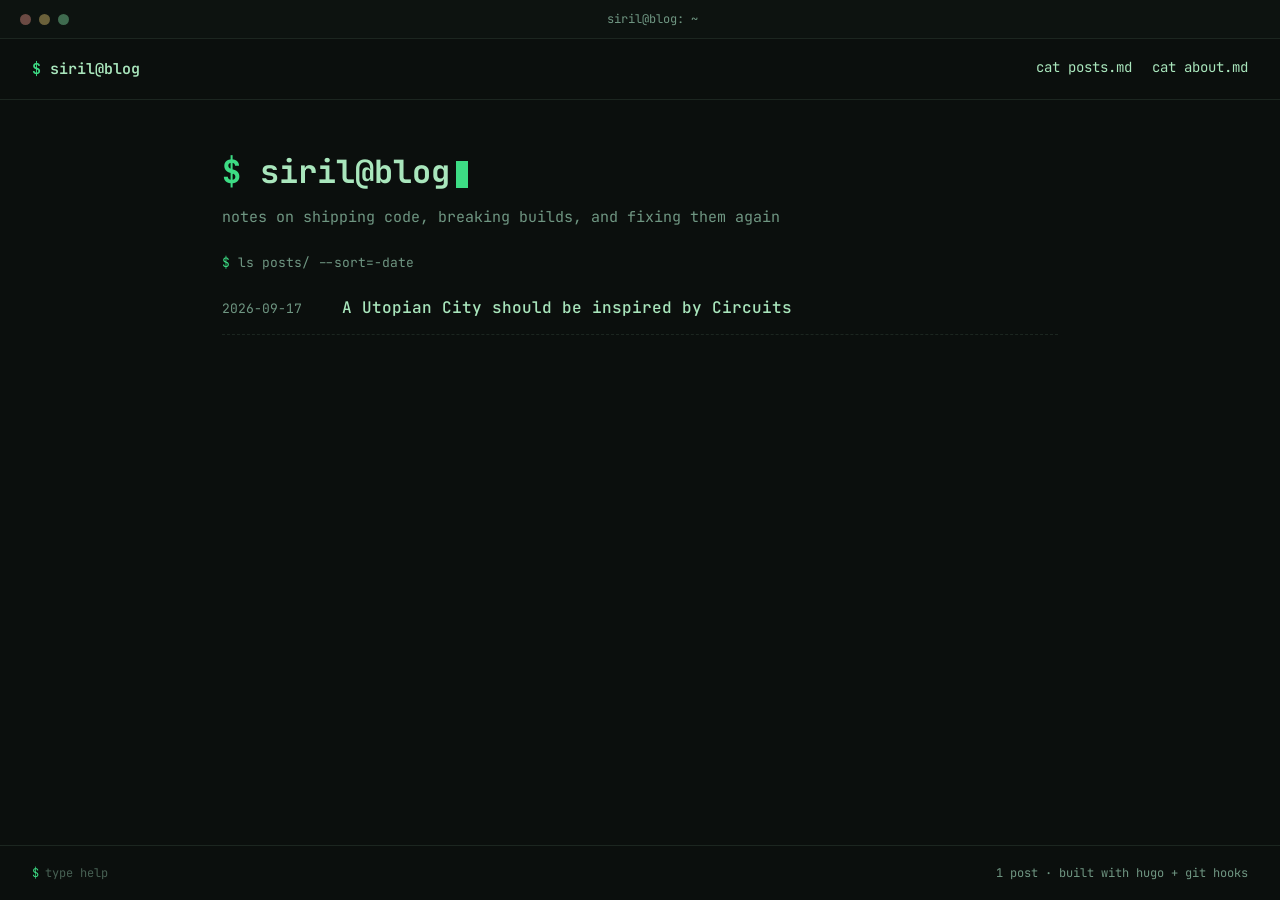
<file: index.html>
<!doctype html><html lang=en-us><head><meta name=generator content="Hugo 0.123.7"><meta charset=utf-8><meta name=viewport content="width=device-width,initial-scale=1"><title>Siril Blogs</title>
<link rel=icon href=/favicon.svg type=image/svg+xml><link rel=alternate type=application/rss+xml href=https://sirilcodes.github.io/rss.xml title="Siril Blogs"><link rel=preconnect href=https://fonts.googleapis.com><link rel=preconnect href=https://fonts.gstatic.com crossorigin><link href="https://fonts.googleapis.com/css2?family=JetBrains+Mono:wght@400;500;600;700;800&display=swap" rel=stylesheet><link rel=stylesheet href=https://sirilcodes.github.io/css/style.css></head><body><div class=term-window><div class=chrome-bar><span class="dot dot-1"></span>
<span class="dot dot-2"></span>
<span class="dot dot-3"></span>
<span class=chrome-title>siril@blog: ~</span></div><div class=nav-bar><a class=brand href=https://sirilcodes.github.io/><span class=accent>$</span> siril@blog</a><nav class=nav-links><a href=https://sirilcodes.github.io/>cat posts.md</a>
<a href=https://sirilcodes.github.io/about/>cat about.md</a></nav></div><main class=main><section class=hero><h1 class=hero-title><span class=accent>$</span> siril@blog<span class=cursor aria-hidden=true></span></h1><p class=hero-tagline>notes on shipping code, breaking builds, and fixing them again</p></section><section class=post-list-wrap><div class=list-prompt><span class=accent>$</span> ls posts/ --sort=-date</div><div class=post-list><a class=post-row href=/posts/a-utopian-city-should-be-inspired-by-circuits/><span class=post-date>2026-09-17</span>
<span class=post-title>A Utopian City should be inspired by Circuits</span>
<span class=post-tags></span></a></div></section></main><footer class=site-footer><div id=term-output class=term-output hidden></div><div class=term-row><form id=term-form class=term-form autocomplete=off><span class=accent>$</span>
<input id=term-input class=term-input type=text spellcheck=false autocomplete=off autocapitalize=off aria-label="shell input" placeholder="type help"></form><span class=term-meta>1 post &#183; built with hugo + git hooks</span></div></footer><script>window.__SITE__={author:"siril",postsIndexURL:"https://sirilcodes.github.io/index.json",aboutURL:"https://sirilcodes.github.io/about/",homeURL:"https://sirilcodes.github.io/"}</script><script src=https://sirilcodes.github.io/js/terminal.js defer></script></div></body></html>
</file>
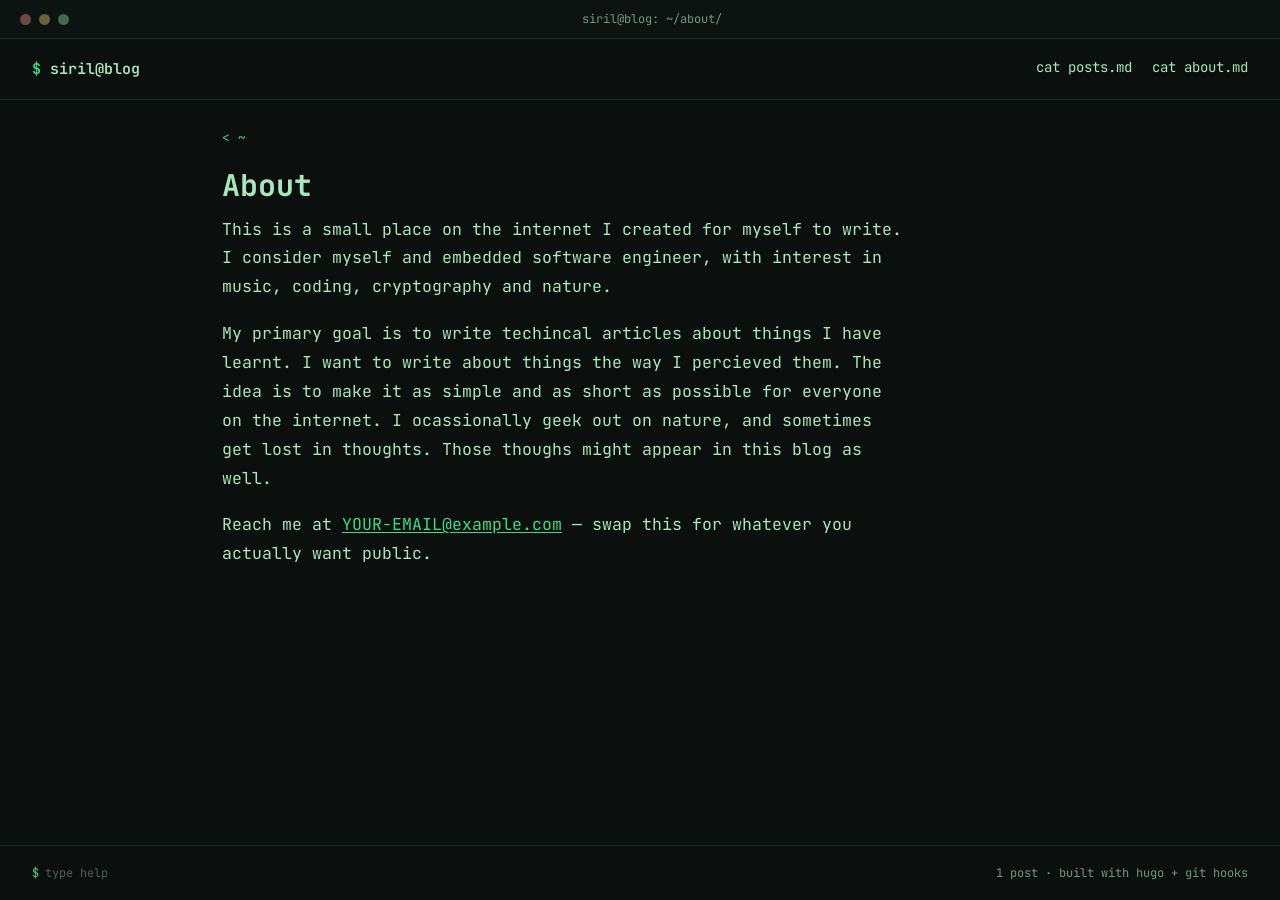
<file: about/index.html>
<!doctype html><html lang=en-us><head><meta charset=utf-8><meta name=viewport content="width=device-width,initial-scale=1"><title>About · Siril Blogs</title>
<meta name=description content="This is a small place on the internet I created for myself to write. I consider myself and embedded software engineer, with interest in music, coding, cryptography and nature.
My primary goal is to write techincal articles about things I have learnt. I want to write about things the way I percieved them. The idea is to make it as simple and as short as possible for everyone on the internet."><link rel=icon href=/favicon.svg type=image/svg+xml><link rel=alternate type=application/rss+xml href=https://sirilcodes.github.io/rss.xml title="Siril Blogs"><link rel=preconnect href=https://fonts.googleapis.com><link rel=preconnect href=https://fonts.gstatic.com crossorigin><link href="https://fonts.googleapis.com/css2?family=JetBrains+Mono:wght@400;500;600;700;800&display=swap" rel=stylesheet><link rel=stylesheet href=https://sirilcodes.github.io/css/style.css></head><body><div class=term-window><div class=chrome-bar><span class="dot dot-1"></span>
<span class="dot dot-2"></span>
<span class="dot dot-3"></span>
<span class=chrome-title>siril@blog: ~/about/</span></div><div class=nav-bar><a class=brand href=https://sirilcodes.github.io/><span class=accent>$</span> siril@blog</a><nav class=nav-links><a href=https://sirilcodes.github.io/>cat posts.md</a>
<a href=https://sirilcodes.github.io/about/>cat about.md</a></nav></div><main class=main><a class=back-link href=https://sirilcodes.github.io/>&lt; ~</a><article class=prose><h1 class=post-heading>About</h1><p>This is a small place on the internet I created for myself to write. I consider myself and embedded software engineer, with interest in music, coding, cryptography and nature.</p><p>My primary goal is to write techincal articles about things I have learnt. I want to write about things the way I percieved them. The idea is to make it as simple and as short as possible for everyone on the internet. I ocassionally geek out on nature, and sometimes get lost in thoughts. Those thoughs might appear in this blog as well.</p><p>Reach me at <a href=mailto:YOUR-EMAIL@example.com>YOUR-EMAIL@example.com</a> — swap this for whatever you actually want public.</p></article></main><footer class=site-footer><div id=term-output class=term-output hidden></div><div class=term-row><form id=term-form class=term-form autocomplete=off><span class=accent>$</span>
<input id=term-input class=term-input type=text spellcheck=false autocomplete=off autocapitalize=off aria-label="shell input" placeholder="type help"></form><span class=term-meta>1 post &#183; built with hugo + git hooks</span></div></footer><script>window.__SITE__={author:"siril",postsIndexURL:"https://sirilcodes.github.io/index.json",aboutURL:"https://sirilcodes.github.io/about/",homeURL:"https://sirilcodes.github.io/"}</script><script src=https://sirilcodes.github.io/js/terminal.js defer></script></div></body></html>
</file>
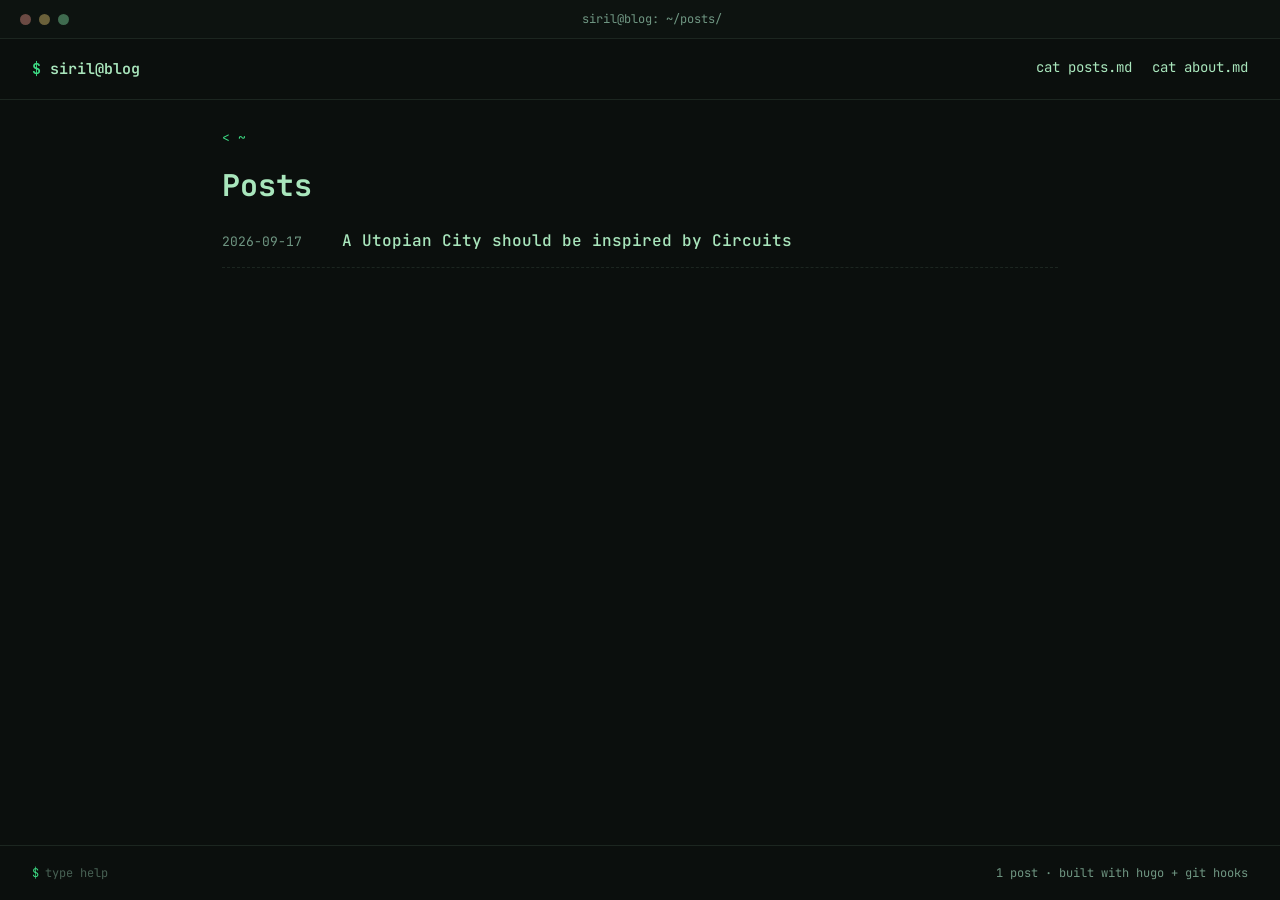
<file: posts/index.html>
<!doctype html><html lang=en-us><head><meta charset=utf-8><meta name=viewport content="width=device-width,initial-scale=1"><title>Posts · Siril Blogs</title>
<link rel=icon href=/favicon.svg type=image/svg+xml><link rel=alternate type=application/rss+xml href=https://sirilcodes.github.io/rss.xml title="Siril Blogs"><link rel=preconnect href=https://fonts.googleapis.com><link rel=preconnect href=https://fonts.gstatic.com crossorigin><link href="https://fonts.googleapis.com/css2?family=JetBrains+Mono:wght@400;500;600;700;800&display=swap" rel=stylesheet><link rel=stylesheet href=https://sirilcodes.github.io/css/style.css></head><body><div class=term-window><div class=chrome-bar><span class="dot dot-1"></span>
<span class="dot dot-2"></span>
<span class="dot dot-3"></span>
<span class=chrome-title>siril@blog: ~/posts/</span></div><div class=nav-bar><a class=brand href=https://sirilcodes.github.io/><span class=accent>$</span> siril@blog</a><nav class=nav-links><a href=https://sirilcodes.github.io/>cat posts.md</a>
<a href=https://sirilcodes.github.io/about/>cat about.md</a></nav></div><main class=main><a class=back-link href=https://sirilcodes.github.io/>&lt; ~</a><h1 class=post-heading>Posts</h1><div class=post-list><a class=post-row href=/posts/a-utopian-city-should-be-inspired-by-circuits/><span class=post-date>2026-09-17</span>
<span class=post-title>A Utopian City should be inspired by Circuits</span>
<span class=post-tags></span></a></div></main><footer class=site-footer><div id=term-output class=term-output hidden></div><div class=term-row><form id=term-form class=term-form autocomplete=off><span class=accent>$</span>
<input id=term-input class=term-input type=text spellcheck=false autocomplete=off autocapitalize=off aria-label="shell input" placeholder="type help"></form><span class=term-meta>1 post &#183; built with hugo + git hooks</span></div></footer><script>window.__SITE__={author:"siril",postsIndexURL:"https://sirilcodes.github.io/index.json",aboutURL:"https://sirilcodes.github.io/about/",homeURL:"https://sirilcodes.github.io/"}</script><script src=https://sirilcodes.github.io/js/terminal.js defer></script></div></body></html>
</file>
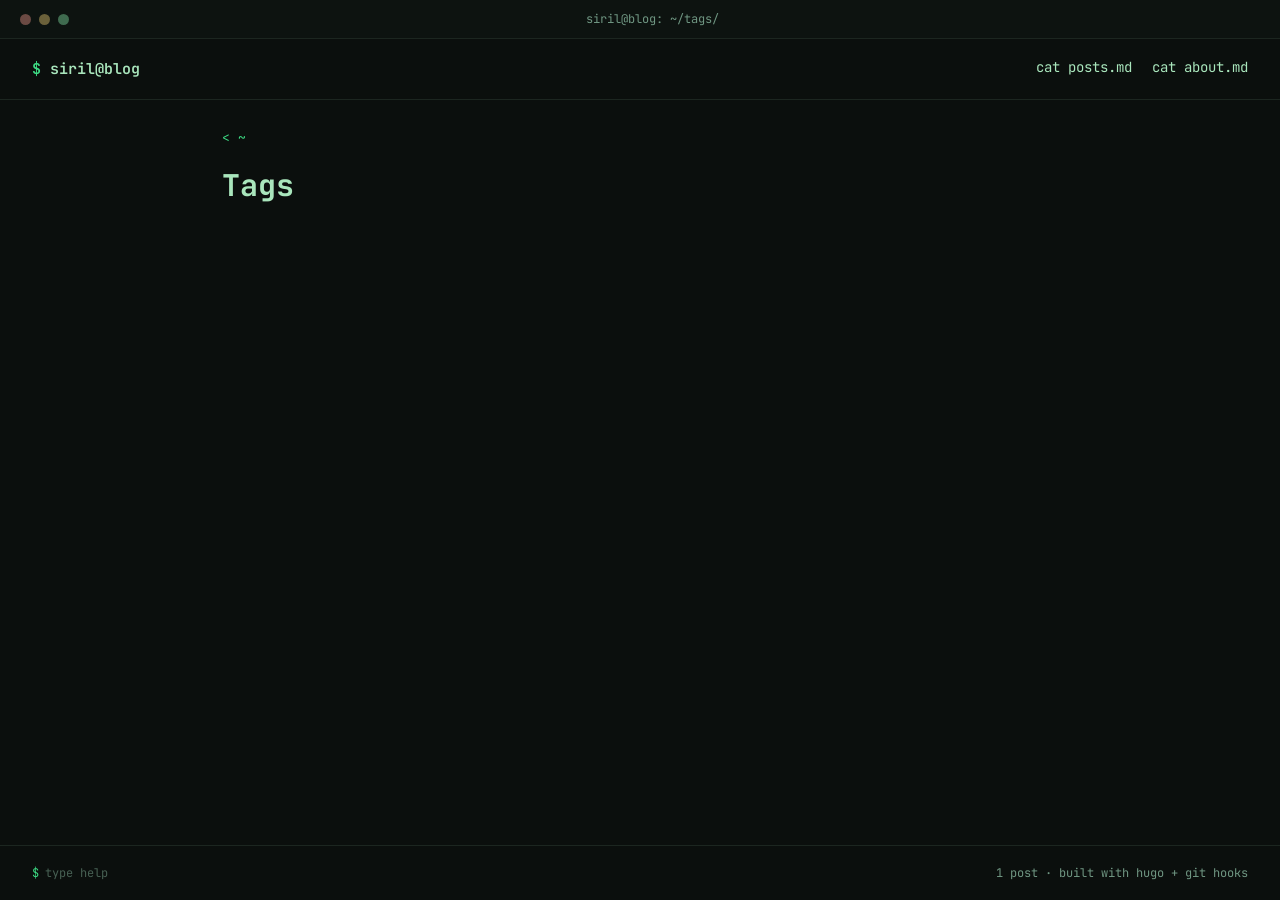
<file: tags/index.html>
<!doctype html><html lang=en-us><head><meta charset=utf-8><meta name=viewport content="width=device-width,initial-scale=1"><title>Tags · Siril Blogs</title>
<link rel=icon href=/favicon.svg type=image/svg+xml><link rel=alternate type=application/rss+xml href=https://sirilcodes.github.io/rss.xml title="Siril Blogs"><link rel=preconnect href=https://fonts.googleapis.com><link rel=preconnect href=https://fonts.gstatic.com crossorigin><link href="https://fonts.googleapis.com/css2?family=JetBrains+Mono:wght@400;500;600;700;800&display=swap" rel=stylesheet><link rel=stylesheet href=https://sirilcodes.github.io/css/style.css></head><body><div class=term-window><div class=chrome-bar><span class="dot dot-1"></span>
<span class="dot dot-2"></span>
<span class="dot dot-3"></span>
<span class=chrome-title>siril@blog: ~/tags/</span></div><div class=nav-bar><a class=brand href=https://sirilcodes.github.io/><span class=accent>$</span> siril@blog</a><nav class=nav-links><a href=https://sirilcodes.github.io/>cat posts.md</a>
<a href=https://sirilcodes.github.io/about/>cat about.md</a></nav></div><main class=main><a class=back-link href=https://sirilcodes.github.io/>&lt; ~</a><h1 class=post-heading>Tags</h1><div class=post-list></div></main><footer class=site-footer><div id=term-output class=term-output hidden></div><div class=term-row><form id=term-form class=term-form autocomplete=off><span class=accent>$</span>
<input id=term-input class=term-input type=text spellcheck=false autocomplete=off autocapitalize=off aria-label="shell input" placeholder="type help"></form><span class=term-meta>1 post &#183; built with hugo + git hooks</span></div></footer><script>window.__SITE__={author:"siril",postsIndexURL:"https://sirilcodes.github.io/index.json",aboutURL:"https://sirilcodes.github.io/about/",homeURL:"https://sirilcodes.github.io/"}</script><script src=https://sirilcodes.github.io/js/terminal.js defer></script></div></body></html>
</file>
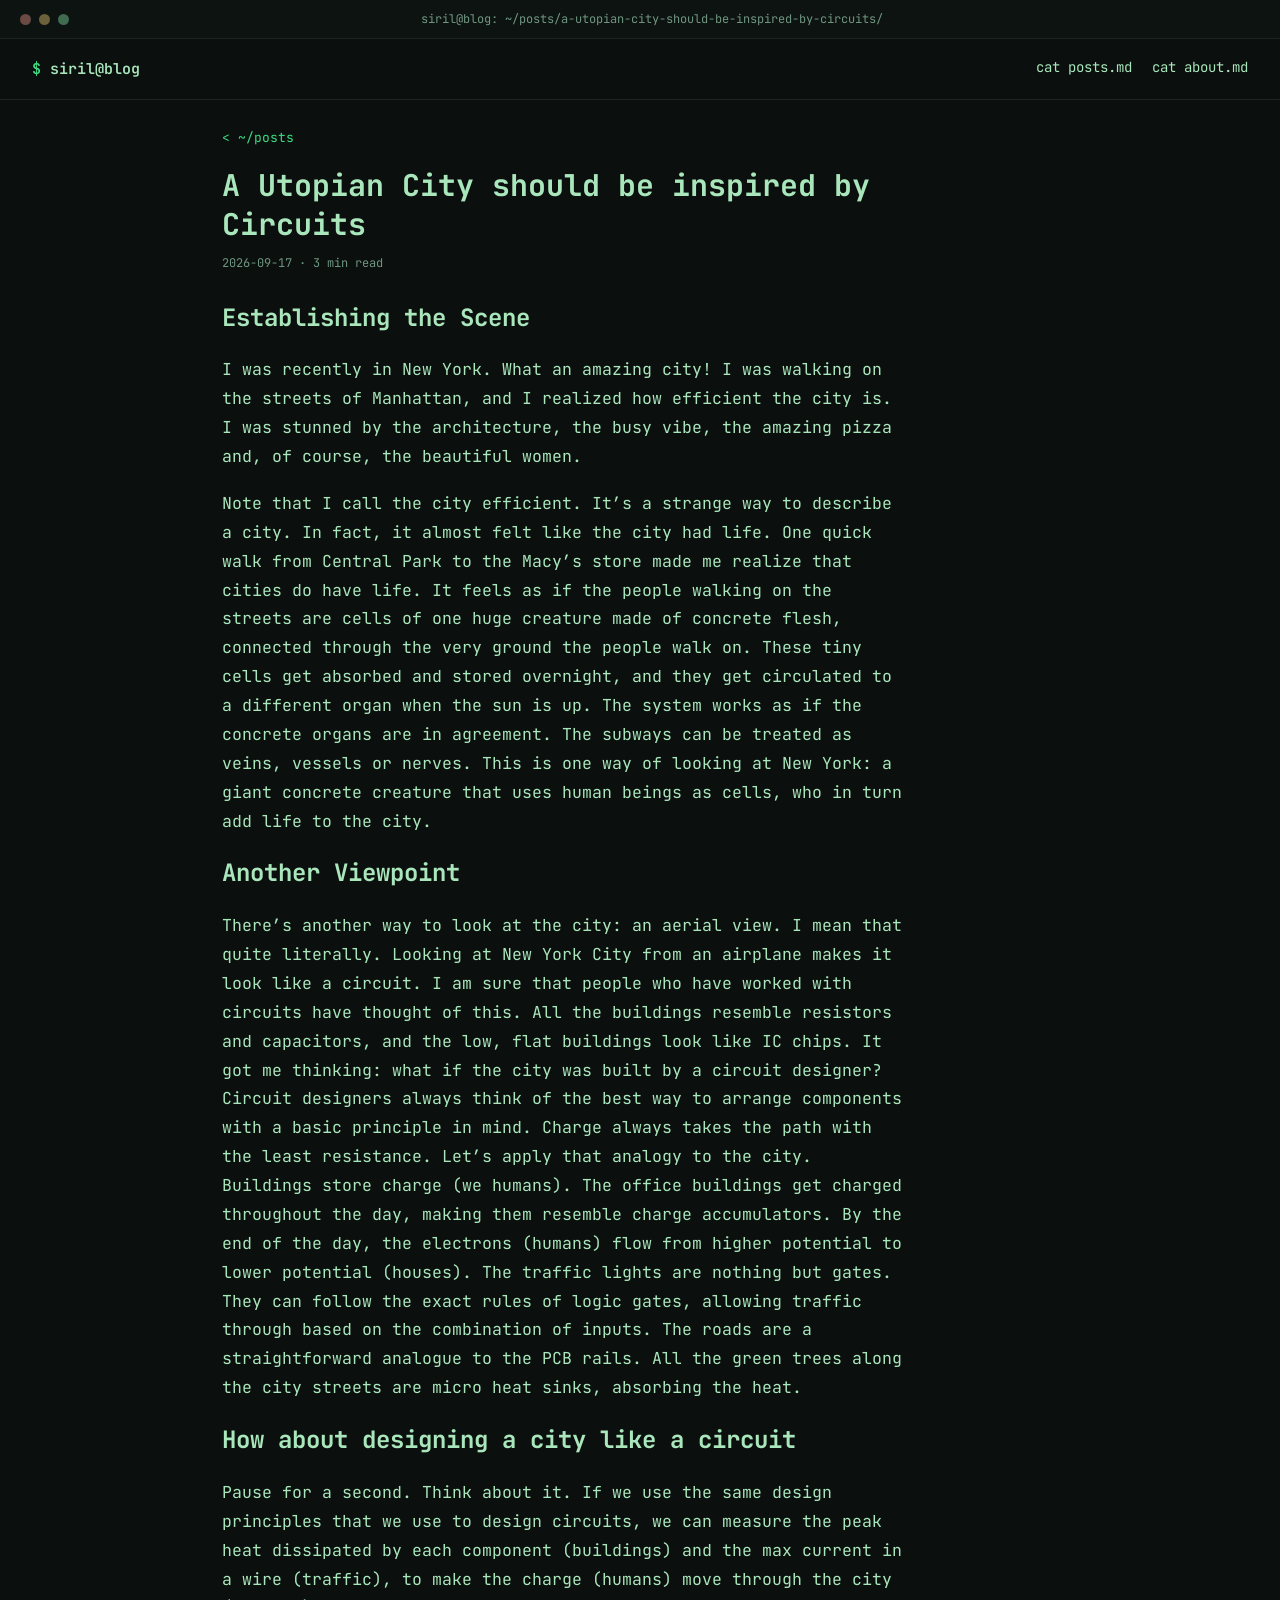
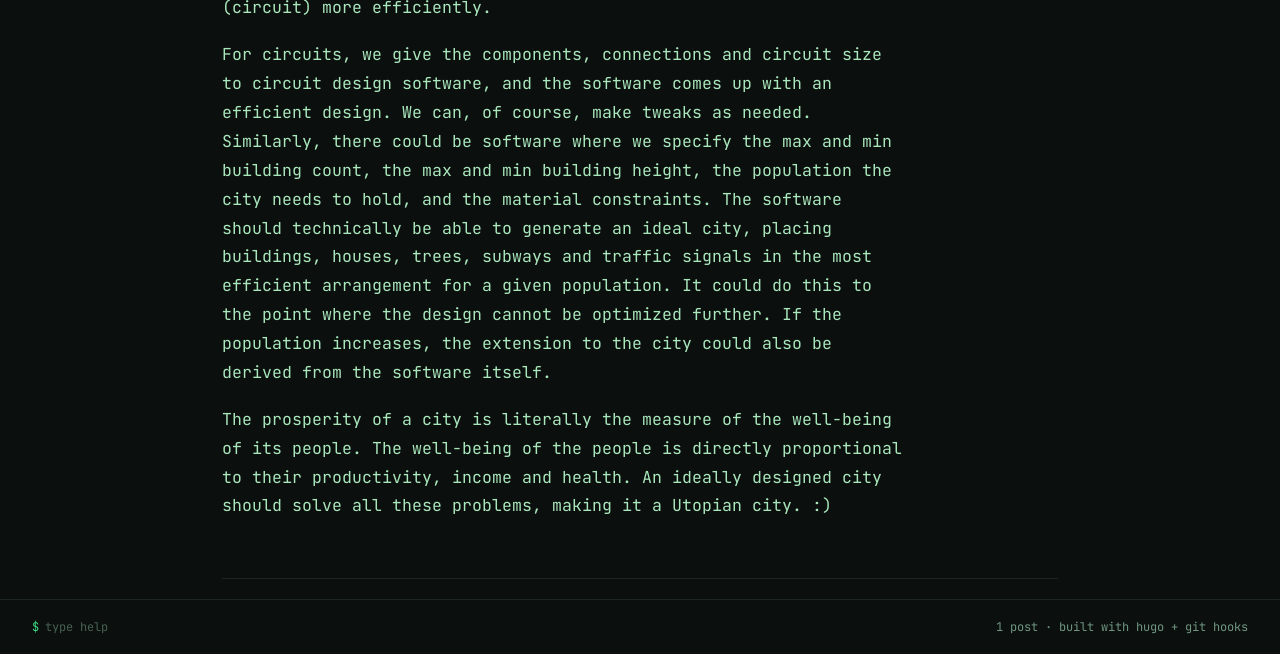
<file: posts/a-utopian-city-should-be-inspired-by-circuits/index.html>
<!doctype html><html lang=en-us><head><meta charset=utf-8><meta name=viewport content="width=device-width,initial-scale=1"><title>A Utopian City should be inspired by Circuits · Siril Blogs</title>
<meta name=description content="Establishing the Scene I was recently in New York. What an amazing city! I was walking on the streets of Manhattan, and I realized how efficient the city is. I was stunned by the architecture, the busy vibe, the amazing pizza and, of course, the beautiful women.
Note that I call the city efficient. It&amp;rsquo;s a strange way to describe a city. In fact, it almost felt like the city had life."><link rel=icon href=/favicon.svg type=image/svg+xml><link rel=alternate type=application/rss+xml href=https://sirilcodes.github.io/rss.xml title="Siril Blogs"><link rel=preconnect href=https://fonts.googleapis.com><link rel=preconnect href=https://fonts.gstatic.com crossorigin><link href="https://fonts.googleapis.com/css2?family=JetBrains+Mono:wght@400;500;600;700;800&display=swap" rel=stylesheet><link rel=stylesheet href=https://sirilcodes.github.io/css/style.css></head><body><div class=term-window><div class=chrome-bar><span class="dot dot-1"></span>
<span class="dot dot-2"></span>
<span class="dot dot-3"></span>
<span class=chrome-title>siril@blog: ~/posts/a-utopian-city-should-be-inspired-by-circuits/</span></div><div class=nav-bar><a class=brand href=https://sirilcodes.github.io/><span class=accent>$</span> siril@blog</a><nav class=nav-links><a href=https://sirilcodes.github.io/>cat posts.md</a>
<a href=https://sirilcodes.github.io/about/>cat about.md</a></nav></div><main class=main><a class=back-link href=https://sirilcodes.github.io/>&lt; ~/posts</a><article class=prose><h1 class=post-heading>A Utopian City should be inspired by Circuits</h1><div class=post-meta>2026-09-17 &#183; 3 min read</div><h1 id=establishing-the-scene>Establishing the Scene</h1><p>I was recently in New York. What an amazing city! I was walking on the streets of Manhattan, and I realized how efficient the city is. I was stunned by the architecture, the busy vibe, the amazing pizza and, of course, the beautiful women.</p><p>Note that I call the city efficient. It&rsquo;s a strange way to describe a city. In fact, it almost felt like the city had life. One quick walk from Central Park to the Macy&rsquo;s store made me realize that cities do have life. It feels as if the people walking on the streets are cells of one huge creature made of concrete flesh, connected through the very ground the people walk on. These tiny cells get absorbed and stored overnight, and they get circulated to a different organ when the sun is up. The system works as if the concrete organs are in agreement. The subways can be treated as veins, vessels or nerves. This is one way of looking at New York: a giant concrete creature that uses human beings as cells, who in turn add life to the city.</p><h1 id=another-viewpoint>Another Viewpoint</h1><p>There&rsquo;s another way to look at the city: an aerial view. I mean that quite literally. Looking at New York City from an airplane makes it look like a circuit. I am sure that people who have worked with circuits have thought of this. All the buildings resemble resistors and capacitors, and the low, flat buildings look like IC chips. It got me thinking: what if the city was built by a circuit designer? Circuit designers always think of the best way to arrange components with a basic principle in mind. Charge always takes the path with the least resistance. Let&rsquo;s apply that analogy to the city. Buildings store charge (we humans). The office buildings get charged throughout the day, making them resemble charge accumulators. By the end of the day, the electrons (humans) flow from higher potential to lower potential (houses). The traffic lights are nothing but gates. They can follow the exact rules of logic gates, allowing traffic through based on the combination of inputs. The roads are a straightforward analogue to the PCB rails. All the green trees along the city streets are micro heat sinks, absorbing the heat.</p><h1 id=how-about-designing-a-city-like-a-circuit>How about designing a city like a circuit</h1><p>Pause for a second. Think about it. If we use the same design principles that we use to design circuits, we can measure the peak heat dissipated by each component (buildings) and the max current in a wire (traffic), to make the charge (humans) move through the city (circuit) more efficiently.</p><p>For circuits, we give the components, connections and circuit size to circuit design software, and the software comes up with an efficient design. We can, of course, make tweaks as needed. Similarly, there could be software where we specify the max and min building count, the max and min building height, the population the city needs to hold, and the material constraints. The software should technically be able to generate an ideal city, placing buildings, houses, trees, subways and traffic signals in the most efficient arrangement for a given population. It could do this to the point where the design cannot be optimized further. If the population increases, the extension to the city could also be derived from the software itself.</p><p>The prosperity of a city is literally the measure of the well-being of its people. The well-being of the people is directly proportional to their productivity, income and health. An ideally designed city should solve all these problems, making it a Utopian city. :)</p></article><nav class=prev-next><span></span></nav></main><footer class=site-footer><div id=term-output class=term-output hidden></div><div class=term-row><form id=term-form class=term-form autocomplete=off><span class=accent>$</span>
<input id=term-input class=term-input type=text spellcheck=false autocomplete=off autocapitalize=off aria-label="shell input" placeholder="type help"></form><span class=term-meta>1 post &#183; built with hugo + git hooks</span></div></footer><script>window.__SITE__={author:"siril",postsIndexURL:"https://sirilcodes.github.io/index.json",aboutURL:"https://sirilcodes.github.io/about/",homeURL:"https://sirilcodes.github.io/"}</script><script src=https://sirilcodes.github.io/js/terminal.js defer></script></div></body></html>
</file>
